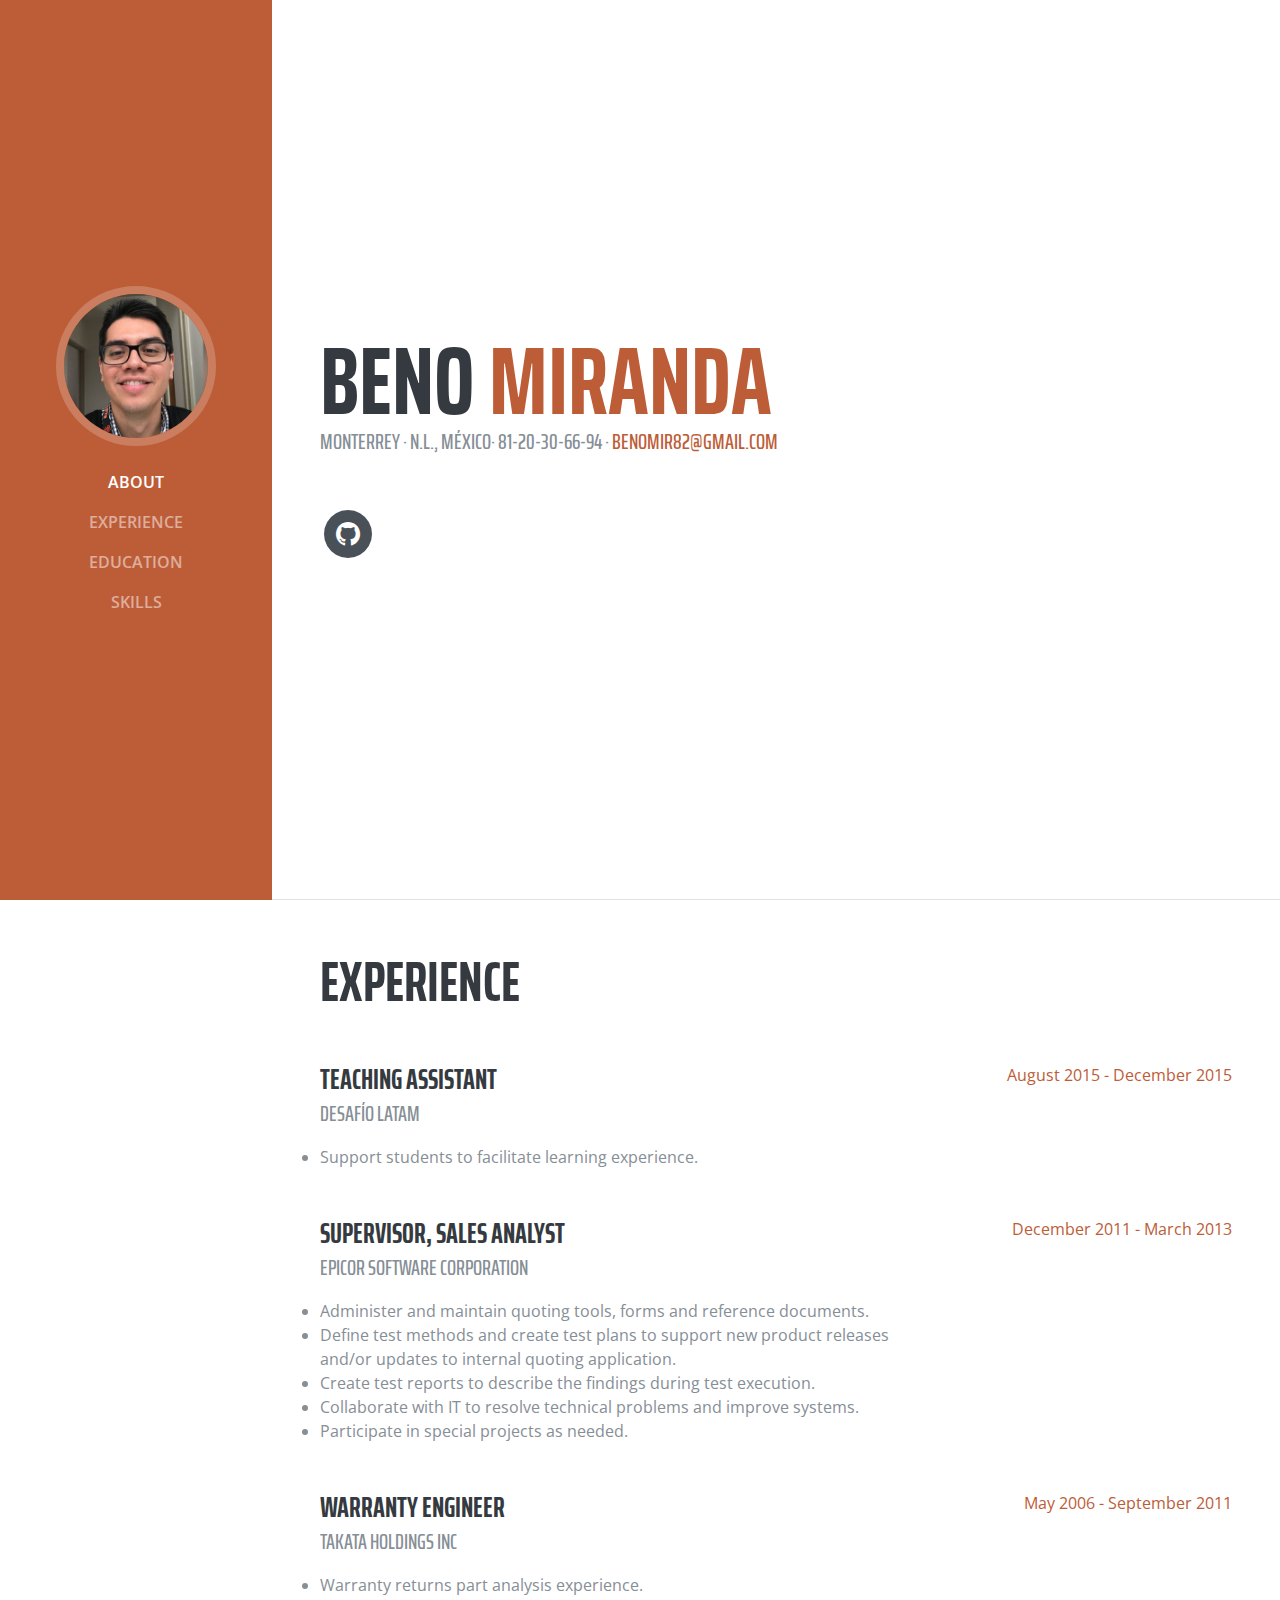
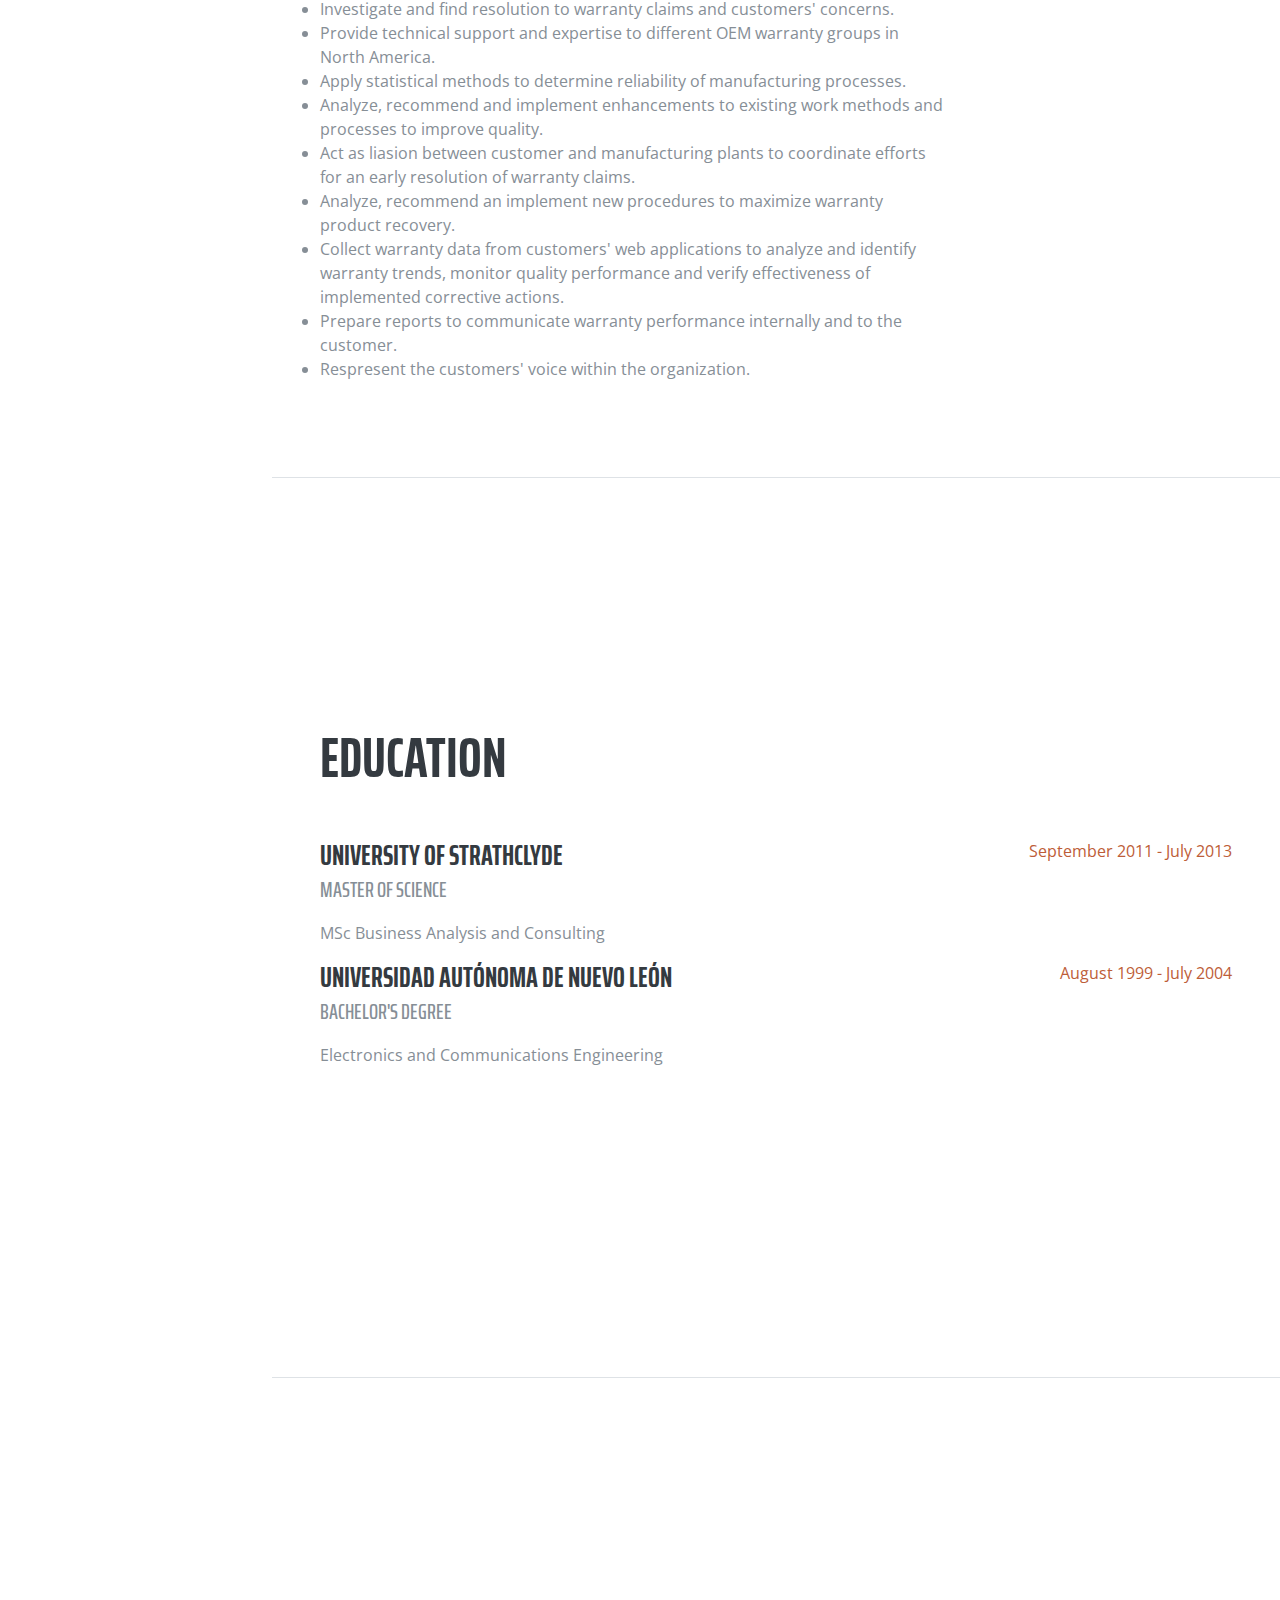
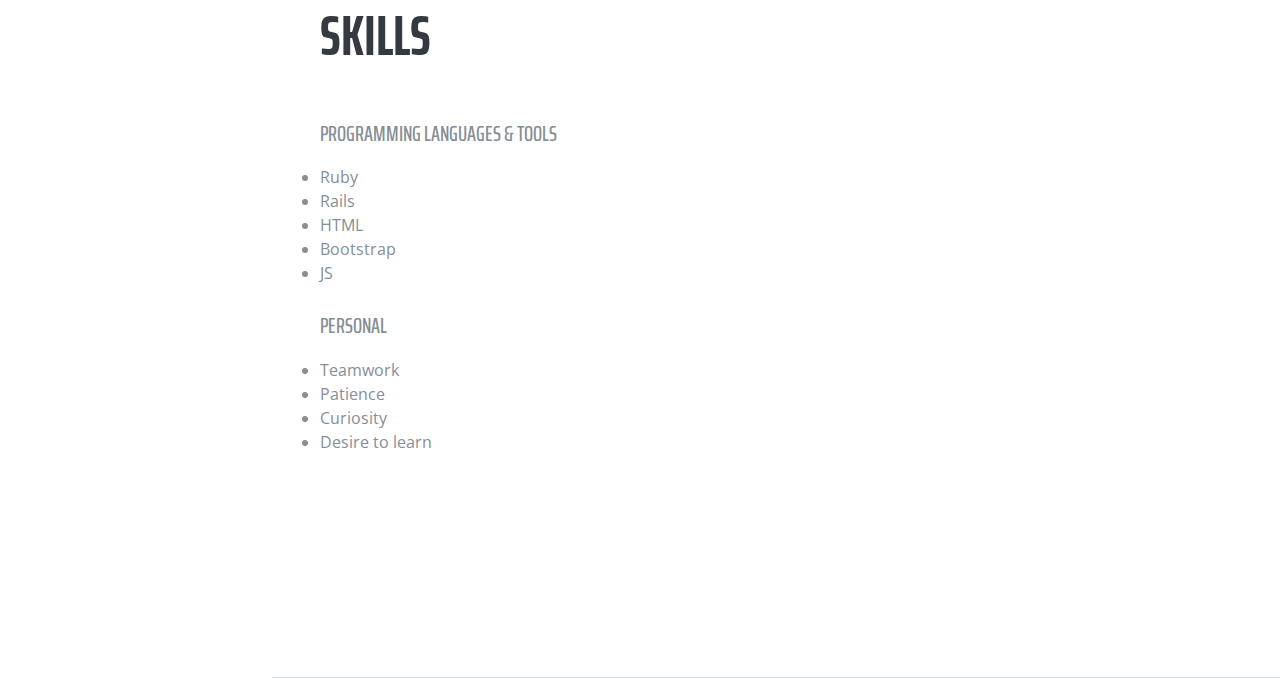
<file: views/index.html>
<!DOCTYPE html>
	<html lang="en">

	  <head>

	    <meta charset="utf-8">
	    <meta name="viewport" content="width=device-width, initial-scale=1, shrink-to-fit=no">
	    <meta name="description" content="">
	    <meta name="author" content="">

	    <title>Resume - Start Bootstrap Theme</title>

	    <!-- Bootstrap core CSS -->
	    <link href="../assets/vendor/bootstrap/css/bootstrap.min.css" rel="stylesheet">

	    <!-- Custom fonts for this template -->
	    <link href="https://fonts.googleapis.com/css?family=Saira+Extra+Condensed:100,200,300,400,500,600,700,800,900" rel="stylesheet">
	    <link href="https://fonts.googleapis.com/css?family=Open+Sans:300,300i,400,400i,600,600i,700,700i,800,800i" rel="stylesheet">
	    <link href="../assets/vendor/font-awesome/css/font-awesome.min.css" rel="stylesheet">
	    <link href="../assets/vendor/devicons/css/devicons.min.css" rel="stylesheet">
	    <link href="../assets/vendor/simple-line-icons/css/simple-line-icons.css" rel="stylesheet">

	    <!-- Custom styles for this template -->
	    <link href="../assets/stylesheets/resume.min.css" rel="stylesheet">

	  </head>

	  <body id="page-top">

	    <nav class="navbar navbar-expand-lg navbar-dark bg-primary fixed-top" id="sideNav">
	      <a class="navbar-brand js-scroll-trigger" href="#page-top">
	        <span class="d-block d-lg-none">Start Bootstrap</span>
	        <span class="d-none d-lg-block">
	          <img class="img-fluid img-profile rounded-circle mx-auto mb-2" src="../assets/images/profile.jpg" alt="">
	        </span>
	      </a>
	      <button class="navbar-toggler" type="button" data-toggle="collapse" data-target="#navbarSupportedContent" aria-controls="navbarSupportedContent" aria-expanded="false" aria-label="Toggle navigation">
	        <span class="navbar-toggler-icon"></span>
	      </button>
	      <div class="collapse navbar-collapse" id="navbarSupportedContent">
	        <ul class="navbar-nav">
	          <li class="nav-item">
	            <a class="nav-link js-scroll-trigger" href="#about">About</a>
	          </li>
	          <li class="nav-item">
	            <a class="nav-link js-scroll-trigger" href="#experience">Experience</a>
	          </li>
	          <li class="nav-item">
	            <a class="nav-link js-scroll-trigger" href="#education">Education</a>
	          </li>
	          <li class="nav-item">
	            <a class="nav-link js-scroll-trigger" href="#skills">Skills</a>
	          </li>
						<!-- TODO: Add Interests section
	          <li class="nav-item">
	            <a class="nav-link js-scroll-trigger" href="#interests">Interests</a>
	          </li>
						-->
	        </ul>
	      </div>
	    </nav>

	    <div class="container-fluid p-0">

	      <section class="resume-section p-3 p-lg-5 d-flex d-column" id="about">
	        <div class="my-auto">
	          <h1 class="mb-0">Beno
	            <span class="text-primary">Miranda</span>
	          </h1>
	          <div class="subheading mb-5">Monterrey · N.L., México· 81-20-30-66-94 ·
	            <a href="mailto:benomir82@gmail.com">benomir82@gmail.com</a>
	          </div>

						<!-- TODO: Add about section
	          <p class="mb-5">I am experienced in leveraging agile frameworks to provide a robust synopsis for high level overviews. Iterative approaches to corporate strategy foster collaborative thinking to further the overall value proposition.</p>
						-->
	          <ul class="list-inline list-social-icons mb-0">
	            <li class="list-inline-item">
	              <a href="https://github.com/benno1323?tab=repositories" target="_blank">
	                <span class="fa-stack fa-lg">
	                  <i class="fa fa-circle fa-stack-2x"></i>
	                  <i class="fa fa-github fa-stack-1x fa-inverse"></i>
	                </span>
	              </a>
	            </li>
	          </ul>
	        </div>
	      </section>

	      <section class="resume-section p-3 p-lg-5 d-flex flex-column" id="experience">
	        <div class="my-auto">
	          <h2 class="mb-5">Experience</h2>

	          <div class="resume-item d-flex flex-column flex-md-row mb-5">
	            <div class="resume-content mr-auto">
	              <h3 class="mb-0">Teaching Assistant</h3>
	              <div class="subheading mb-3">Desafío Latam</div>
								<ul class="list-group">
									<li>
										Support students to facilitate learning experience.
									</li>
								</ul>
	            </div>
	            <div class="resume-date text-md-right">
	              <span class="text-primary">August 2015 - December 2015</span>
	            </div>
	          </div>

	          <div class="resume-item d-flex flex-column flex-md-row mb-5">
	            <div class="resume-content mr-auto">
	              <h3 class="mb-0">Supervisor, Sales Analyst</h3>
	              <div class="subheading mb-3">Epicor Software Corporation</div>
								<ul class="list-group">
									<li>
										Administer and maintain quoting tools, forms and reference documents.
									</li>
									<li>
										Define test methods and create test plans to support new product releases and/or updates to internal quoting application.
									</li>
									<li>
										Create test reports to describe the findings during test execution.
									</li>
									<li>
										Collaborate with IT to resolve technical problems and improve systems.
									</li>
									<li>
										Participate in special projects as needed.
									</li>
								</ul>
	            </div>
	            <div class="resume-date text-md-right">
	              <span class="text-primary">December 2011 - March 2013</span>
	            </div>
	          </div>

	          <div class="resume-item d-flex flex-column flex-md-row mb-5">
	            <div class="resume-content mr-auto">
	              <h3 class="mb-0">Warranty Engineer</h3>
	              <div class="subheading mb-3">Takata Holdings Inc</div>
								<ul class="list-group">
									<li>
										Warranty returns part analysis experience.
									</li>
									<li>
										Investigate and find resolution to warranty claims and customers' concerns.
									</li>
									<li>
										Provide technical support and expertise to different OEM warranty groups in North America.
									</li>
									<li>
										Apply statistical methods to determine reliability of manufacturing processes.
									</li>
									<li>
										Analyze, recommend and implement enhancements to existing work methods and processes to improve quality.
									</li>
									<li>
										Act as liasion between customer and manufacturing plants to coordinate efforts for an early resolution of warranty claims.
									</li>
									<li>
										Analyze, recommend an implement new procedures to maximize warranty product recovery.
									</li>
									<li>
										Collect warranty data from customers' web applications to analyze and identify warranty trends, monitor quality performance and verify effectiveness of implemented corrective actions.
									</li>
									<li>
										Prepare reports to communicate warranty performance internally and to the customer.
									</li>
									<li>
										Respresent the customers' voice within the organization.
									</li>
								</ul>

	            </div>
	            <div class="resume-date text-md-right">
	              <span class="text-primary">May 2006 - September 2011</span>
	            </div>
	          </div>

	        </div>

	      </section>

	      <section class="resume-section p-3 p-lg-5 d-flex flex-column" id="education">
	        <div class="my-auto">
	          <h2 class="mb-5">Education</h2>

						<div class="resume-item d-flex flex-column flex-md-row">
							<div class="resume-content mr-auto">
								<h3 class="mb-0">University of Strathclyde</h3>
								<div class="subheading mb-3">Master of Science</div>
								<div>MSc Business Analysis and Consulting</div
								<p></p>
							</div>
							<div class="resume-date text-md-right">
								<span class="text-primary">September 2011 - July 2013</span>
							</div>
						</div>

	          <div class="resume-item d-flex flex-column flex-md-row mb-5">
	            <div class="resume-content mr-auto">
	              <h3 class="mb-0">Universidad Autónoma de Nuevo León</h3>
	              <div class="subheading mb-3">Bachelor's Degree</div>
	              <div>Electronics and Communications Engineering</div>
	              <p></p>
	            </div>
	            <div class="resume-date text-md-right">
	              <span class="text-primary">August 1999 - July 2004</span>
	            </div>
	          </div>

	        </div>
	      </section>

	      <section class="resume-section p-3 p-lg-5 d-flex flex-column" id="skills">
	        <div class="my-auto">
	          <h2 class="mb-5">Skills</h2>

	          <div class="subheading mb-3">Programming Languages &amp; Tools</div>
	          <ul class="list-group">
							<li>Ruby</li>
							<li>Rails</li>
							<li>HTML</li>
							<li>Bootstrap</li>
							<li>JS</li>
	          </ul>
						<br>

						<div class="subheading mb-3">Personal</div>
	          <ul class="list-group">
							<li>Teamwork</li>
							<li>Patience</li>
							<li>Curiosity</li>
							<li>Desire to learn</li>
	          </ul>
	        </div>
	      </section>

				<!-- TODO: Add Interests section
	      <section class="resume-section p-3 p-lg-5 d-flex flex-column" id="interests">
	        <div class="my-auto">
	          <h2 class="mb-5">Interests</h2>
	          <p>Apart from being a web developer, I enjoy most of my time being outdoors. In the winter, I am an avid skiier and novice ice climber. During the warmer months here in Colorado, I enjoy mountain biking, free climbing, and kayaking.</p>
	          <p class="mb-0">When forced indoors, I follow a number of sci-fi and fantasy genre movies and television shows, I am an aspiring chef, and I spend a large amount of my free time exploring the latest technolgy advancements in the front-end web development world.</p>
	        </div>
	      </section>
				-->
	    </div>

	    <!-- Bootstrap core JavaScript -->
	    <script src="../assets/vendor/jquery/jquery.min.js"></script>
	    <script src="../assets/vendor/bootstrap/js/bootstrap.bundle.min.js"></script>

	    <!-- Plugin JavaScript -->
	    <script src="../assets/vendor/jquery-easing/jquery.easing.min.js"></script>

	    <!-- Custom scripts for this template -->
	    <script src="../assets/javascripts/resume.min.js"></script>

	  </body>

	</html>
</file>
<file: assets/vendor/simple-line-icons/css/simple-line-icons.css>
@font-face {
  font-family: 'simple-line-icons';
  src: url('../fonts/Simple-Line-Icons.eot?v=2.4.0');
  src: url('../fonts/Simple-Line-Icons.eot?v=2.4.0#iefix') format('embedded-opentype'), url('../fonts/Simple-Line-Icons.woff2?v=2.4.0') format('woff2'), url('../fonts/Simple-Line-Icons.ttf?v=2.4.0') format('truetype'), url('../fonts/Simple-Line-Icons.woff?v=2.4.0') format('woff'), url('../fonts/Simple-Line-Icons.svg?v=2.4.0#simple-line-icons') format('svg');
  font-weight: normal;
  font-style: normal;
}
/*
 Use the following CSS code if you want to have a class per icon.
 Instead of a list of all class selectors, you can use the generic [class*="icon-"] selector, but it's slower:
*/
.icon-user,
.icon-people,
.icon-user-female,
.icon-user-follow,
.icon-user-following,
.icon-user-unfollow,
.icon-login,
.icon-logout,
.icon-emotsmile,
.icon-phone,
.icon-call-end,
.icon-call-in,
.icon-call-out,
.icon-map,
.icon-location-pin,
.icon-direction,
.icon-directions,
.icon-compass,
.icon-layers,
.icon-menu,
.icon-list,
.icon-options-vertical,
.icon-options,
.icon-arrow-down,
.icon-arrow-left,
.icon-arrow-right,
.icon-arrow-up,
.icon-arrow-up-circle,
.icon-arrow-left-circle,
.icon-arrow-right-circle,
.icon-arrow-down-circle,
.icon-check,
.icon-clock,
.icon-plus,
.icon-minus,
.icon-close,
.icon-event,
.icon-exclamation,
.icon-organization,
.icon-trophy,
.icon-screen-smartphone,
.icon-screen-desktop,
.icon-plane,
.icon-notebook,
.icon-mustache,
.icon-mouse,
.icon-magnet,
.icon-energy,
.icon-disc,
.icon-cursor,
.icon-cursor-move,
.icon-crop,
.icon-chemistry,
.icon-speedometer,
.icon-shield,
.icon-screen-tablet,
.icon-magic-wand,
.icon-hourglass,
.icon-graduation,
.icon-ghost,
.icon-game-controller,
.icon-fire,
.icon-eyeglass,
.icon-envelope-open,
.icon-envelope-letter,
.icon-bell,
.icon-badge,
.icon-anchor,
.icon-wallet,
.icon-vector,
.icon-speech,
.icon-puzzle,
.icon-printer,
.icon-present,
.icon-playlist,
.icon-pin,
.icon-picture,
.icon-handbag,
.icon-globe-alt,
.icon-globe,
.icon-folder-alt,
.icon-folder,
.icon-film,
.icon-feed,
.icon-drop,
.icon-drawer,
.icon-docs,
.icon-doc,
.icon-diamond,
.icon-cup,
.icon-calculator,
.icon-bubbles,
.icon-briefcase,
.icon-book-open,
.icon-basket-loaded,
.icon-basket,
.icon-bag,
.icon-action-undo,
.icon-action-redo,
.icon-wrench,
.icon-umbrella,
.icon-trash,
.icon-tag,
.icon-support,
.icon-frame,
.icon-size-fullscreen,
.icon-size-actual,
.icon-shuffle,
.icon-share-alt,
.icon-share,
.icon-rocket,
.icon-question,
.icon-pie-chart,
.icon-pencil,
.icon-note,
.icon-loop,
.icon-home,
.icon-grid,
.icon-graph,
.icon-microphone,
.icon-music-tone-alt,
.icon-music-tone,
.icon-earphones-alt,
.icon-earphones,
.icon-equalizer,
.icon-like,
.icon-dislike,
.icon-control-start,
.icon-control-rewind,
.icon-control-play,
.icon-control-pause,
.icon-control-forward,
.icon-control-end,
.icon-volume-1,
.icon-volume-2,
.icon-volume-off,
.icon-calendar,
.icon-bulb,
.icon-chart,
.icon-ban,
.icon-bubble,
.icon-camrecorder,
.icon-camera,
.icon-cloud-download,
.icon-cloud-upload,
.icon-envelope,
.icon-eye,
.icon-flag,
.icon-heart,
.icon-info,
.icon-key,
.icon-link,
.icon-lock,
.icon-lock-open,
.icon-magnifier,
.icon-magnifier-add,
.icon-magnifier-remove,
.icon-paper-clip,
.icon-paper-plane,
.icon-power,
.icon-refresh,
.icon-reload,
.icon-settings,
.icon-star,
.icon-symbol-female,
.icon-symbol-male,
.icon-target,
.icon-credit-card,
.icon-paypal,
.icon-social-tumblr,
.icon-social-twitter,
.icon-social-facebook,
.icon-social-instagram,
.icon-social-linkedin,
.icon-social-pinterest,
.icon-social-github,
.icon-social-google,
.icon-social-reddit,
.icon-social-skype,
.icon-social-dribbble,
.icon-social-behance,
.icon-social-foursqare,
.icon-social-soundcloud,
.icon-social-spotify,
.icon-social-stumbleupon,
.icon-social-youtube,
.icon-social-dropbox,
.icon-social-vkontakte,
.icon-social-steam {
  font-family: 'simple-line-icons';
  speak: none;
  font-style: normal;
  font-weight: normal;
  font-variant: normal;
  text-transform: none;
  line-height: 1;
  /* Better Font Rendering =========== */
  -webkit-font-smoothing: antialiased;
  -moz-osx-font-smoothing: grayscale;
}
.icon-user:before {
  content: "\e005";
}
.icon-people:before {
  content: "\e001";
}
.icon-user-female:before {
  content: "\e000";
}
.icon-user-follow:before {
  content: "\e002";
}
.icon-user-following:before {
  content: "\e003";
}
.icon-user-unfollow:before {
  content: "\e004";
}
.icon-login:before {
  content: "\e066";
}
.icon-logout:before {
  content: "\e065";
}
.icon-emotsmile:before {
  content: "\e021";
}
.icon-phone:before {
  content: "\e600";
}
.icon-call-end:before {
  content: "\e048";
}
.icon-call-in:before {
  content: "\e047";
}
.icon-call-out:before {
  content: "\e046";
}
.icon-map:before {
  content: "\e033";
}
.icon-location-pin:before {
  content: "\e096";
}
.icon-direction:before {
  content: "\e042";
}
.icon-directions:before {
  content: "\e041";
}
.icon-compass:before {
  content: "\e045";
}
.icon-layers:before {
  content: "\e034";
}
.icon-menu:before {
  content: "\e601";
}
.icon-list:before {
  content: "\e067";
}
.icon-options-vertical:before {
  content: "\e602";
}
.icon-options:before {
  content: "\e603";
}
.icon-arrow-down:before {
  content: "\e604";
}
.icon-arrow-left:before {
  content: "\e605";
}
.icon-arrow-right:before {
  content: "\e606";
}
.icon-arrow-up:before {
  content: "\e607";
}
.icon-arrow-up-circle:before {
  content: "\e078";
}
.icon-arrow-left-circle:before {
  content: "\e07a";
}
.icon-arrow-right-circle:before {
  content: "\e079";
}
.icon-arrow-down-circle:before {
  content: "\e07b";
}
.icon-check:before {
  content: "\e080";
}
.icon-clock:before {
  content: "\e081";
}
.icon-plus:before {
  content: "\e095";
}
.icon-minus:before {
  content: "\e615";
}
.icon-close:before {
  content: "\e082";
}
.icon-event:before {
  content: "\e619";
}
.icon-exclamation:before {
  content: "\e617";
}
.icon-organization:before {
  content: "\e616";
}
.icon-trophy:before {
  content: "\e006";
}
.icon-screen-smartphone:before {
  content: "\e010";
}
.icon-screen-desktop:before {
  content: "\e011";
}
.icon-plane:before {
  content: "\e012";
}
.icon-notebook:before {
  content: "\e013";
}
.icon-mustache:before {
  content: "\e014";
}
.icon-mouse:before {
  content: "\e015";
}
.icon-magnet:before {
  content: "\e016";
}
.icon-energy:before {
  content: "\e020";
}
.icon-disc:before {
  content: "\e022";
}
.icon-cursor:before {
  content: "\e06e";
}
.icon-cursor-move:before {
  content: "\e023";
}
.icon-crop:before {
  content: "\e024";
}
.icon-chemistry:before {
  content: "\e026";
}
.icon-speedometer:before {
  content: "\e007";
}
.icon-shield:before {
  content: "\e00e";
}
.icon-screen-tablet:before {
  content: "\e00f";
}
.icon-magic-wand:before {
  content: "\e017";
}
.icon-hourglass:before {
  content: "\e018";
}
.icon-graduation:before {
  content: "\e019";
}
.icon-ghost:before {
  content: "\e01a";
}
.icon-game-controller:before {
  content: "\e01b";
}
.icon-fire:before {
  content: "\e01c";
}
.icon-eyeglass:before {
  content: "\e01d";
}
.icon-envelope-open:before {
  content: "\e01e";
}
.icon-envelope-letter:before {
  content: "\e01f";
}
.icon-bell:before {
  content: "\e027";
}
.icon-badge:before {
  content: "\e028";
}
.icon-anchor:before {
  content: "\e029";
}
.icon-wallet:before {
  content: "\e02a";
}
.icon-vector:before {
  content: "\e02b";
}
.icon-speech:before {
  content: "\e02c";
}
.icon-puzzle:before {
  content: "\e02d";
}
.icon-printer:before {
  content: "\e02e";
}
.icon-present:before {
  content: "\e02f";
}
.icon-playlist:before {
  content: "\e030";
}
.icon-pin:before {
  content: "\e031";
}
.icon-picture:before {
  content: "\e032";
}
.icon-handbag:before {
  content: "\e035";
}
.icon-globe-alt:before {
  content: "\e036";
}
.icon-globe:before {
  content: "\e037";
}
.icon-folder-alt:before {
  content: "\e039";
}
.icon-folder:before {
  content: "\e089";
}
.icon-film:before {
  content: "\e03a";
}
.icon-feed:before {
  content: "\e03b";
}
.icon-drop:before {
  content: "\e03e";
}
.icon-drawer:before {
  content: "\e03f";
}
.icon-docs:before {
  content: "\e040";
}
.icon-doc:before {
  content: "\e085";
}
.icon-diamond:before {
  content: "\e043";
}
.icon-cup:before {
  content: "\e044";
}
.icon-calculator:before {
  content: "\e049";
}
.icon-bubbles:before {
  content: "\e04a";
}
.icon-briefcase:before {
  content: "\e04b";
}
.icon-book-open:before {
  content: "\e04c";
}
.icon-basket-loaded:before {
  content: "\e04d";
}
.icon-basket:before {
  content: "\e04e";
}
.icon-bag:before {
  content: "\e04f";
}
.icon-action-undo:before {
  content: "\e050";
}
.icon-action-redo:before {
  content: "\e051";
}
.icon-wrench:before {
  content: "\e052";
}
.icon-umbrella:before {
  content: "\e053";
}
.icon-trash:before {
  content: "\e054";
}
.icon-tag:before {
  content: "\e055";
}
.icon-support:before {
  content: "\e056";
}
.icon-frame:before {
  content: "\e038";
}
.icon-size-fullscreen:before {
  content: "\e057";
}
.icon-size-actual:before {
  content: "\e058";
}
.icon-shuffle:before {
  content: "\e059";
}
.icon-share-alt:before {
  content: "\e05a";
}
.icon-share:before {
  content: "\e05b";
}
.icon-rocket:before {
  content: "\e05c";
}
.icon-question:before {
  content: "\e05d";
}
.icon-pie-chart:before {
  content: "\e05e";
}
.icon-pencil:before {
  content: "\e05f";
}
.icon-note:before {
  content: "\e060";
}
.icon-loop:before {
  content: "\e064";
}
.icon-home:before {
  content: "\e069";
}
.icon-grid:before {
  content: "\e06a";
}
.icon-graph:before {
  content: "\e06b";
}
.icon-microphone:before {
  content: "\e063";
}
.icon-music-tone-alt:before {
  content: "\e061";
}
.icon-music-tone:before {
  content: "\e062";
}
.icon-earphones-alt:before {
  content: "\e03c";
}
.icon-earphones:before {
  content: "\e03d";
}
.icon-equalizer:before {
  content: "\e06c";
}
.icon-like:before {
  content: "\e068";
}
.icon-dislike:before {
  content: "\e06d";
}
.icon-control-start:before {
  content: "\e06f";
}
.icon-control-rewind:before {
  content: "\e070";
}
.icon-control-play:before {
  content: "\e071";
}
.icon-control-pause:before {
  content: "\e072";
}
.icon-control-forward:before {
  content: "\e073";
}
.icon-control-end:before {
  content: "\e074";
}
.icon-volume-1:before {
  content: "\e09f";
}
.icon-volume-2:before {
  content: "\e0a0";
}
.icon-volume-off:before {
  content: "\e0a1";
}
.icon-calendar:before {
  content: "\e075";
}
.icon-bulb:before {
  content: "\e076";
}
.icon-chart:before {
  content: "\e077";
}
.icon-ban:before {
  content: "\e07c";
}
.icon-bubble:before {
  content: "\e07d";
}
.icon-camrecorder:before {
  content: "\e07e";
}
.icon-camera:before {
  content: "\e07f";
}
.icon-cloud-download:before {
  content: "\e083";
}
.icon-cloud-upload:before {
  content: "\e084";
}
.icon-envelope:before {
  content: "\e086";
}
.icon-eye:before {
  content: "\e087";
}
.icon-flag:before {
  content: "\e088";
}
.icon-heart:before {
  content: "\e08a";
}
.icon-info:before {
  content: "\e08b";
}
.icon-key:before {
  content: "\e08c";
}
.icon-link:before {
  content: "\e08d";
}
.icon-lock:before {
  content: "\e08e";
}
.icon-lock-open:before {
  content: "\e08f";
}
.icon-magnifier:before {
  content: "\e090";
}
.icon-magnifier-add:before {
  content: "\e091";
}
.icon-magnifier-remove:before {
  content: "\e092";
}
.icon-paper-clip:before {
  content: "\e093";
}
.icon-paper-plane:before {
  content: "\e094";
}
.icon-power:before {
  content: "\e097";
}
.icon-refresh:before {
  content: "\e098";
}
.icon-reload:before {
  content: "\e099";
}
.icon-settings:before {
  content: "\e09a";
}
.icon-star:before {
  content: "\e09b";
}
.icon-symbol-female:before {
  content: "\e09c";
}
.icon-symbol-male:before {
  content: "\e09d";
}
.icon-target:before {
  content: "\e09e";
}
.icon-credit-card:before {
  content: "\e025";
}
.icon-paypal:before {
  content: "\e608";
}
.icon-social-tumblr:before {
  content: "\e00a";
}
.icon-social-twitter:before {
  content: "\e009";
}
.icon-social-facebook:before {
  content: "\e00b";
}
.icon-social-instagram:before {
  content: "\e609";
}
.icon-social-linkedin:before {
  content: "\e60a";
}
.icon-social-pinterest:before {
  content: "\e60b";
}
.icon-social-github:before {
  content: "\e60c";
}
.icon-social-google:before {
  content: "\e60d";
}
.icon-social-reddit:before {
  content: "\e60e";
}
.icon-social-skype:before {
  content: "\e60f";
}
.icon-social-dribbble:before {
  content: "\e00d";
}
.icon-social-behance:before {
  content: "\e610";
}
.icon-social-foursqare:before {
  content: "\e611";
}
.icon-social-soundcloud:before {
  content: "\e612";
}
.icon-social-spotify:before {
  content: "\e613";
}
.icon-social-stumbleupon:before {
  content: "\e614";
}
.icon-social-youtube:before {
  content: "\e008";
}
.icon-social-dropbox:before {
  content: "\e00c";
}
.icon-social-vkontakte:before {
  content: "\e618";
}
.icon-social-steam:before {
  content: "\e620";
}
</file>
<file: assets/vendor/devicons/css/devicons.min.css>
/*!
 *  Devicons 1.8.0 made by Theodore Vorillas / http://vorillaz.com 
 */
@font-face{font-family:devicons;src:url(../fonts/devicons.eot?xqxft6);src:url(../fonts/devicons.eot?#iefixxqxft6) format("embedded-opentype"),url(../fonts/devicons.woff?xqxft6) format("woff"),url(../fonts/devicons.ttf?xqxft6) format("truetype"),url(../fonts/devicons.svg?xqxft6#devicons) format("svg");font-weight:400;font-style:normal}.devicons{font-family:devicons;speak:none;font-style:normal;font-weight:400;font-variant:normal;text-transform:none;line-height:1;-webkit-font-smoothing:antialiased;-moz-osx-font-smoothing:grayscale}.devicons-git:before{content:"\e602"}.devicons-git_compare:before{content:"\e628"}.devicons-git_branch:before{content:"\e625"}.devicons-git_commit:before{content:"\e629"}.devicons-git_pull_request:before{content:"\e626"}.devicons-git_merge:before{content:"\e627"}.devicons-bitbucket:before{content:"\e603"}.devicons-github_alt:before{content:"\e608"}.devicons-github_badge:before{content:"\e609"}.devicons-github:before{content:"\e60a"}.devicons-github_full:before{content:"\e617"}.devicons-java:before{content:"\e638"}.devicons-ruby:before{content:"\e639"}.devicons-scala:before{content:"\e637"}.devicons-python:before{content:"\e63c"}.devicons-go:before{content:"\e624"}.devicons-ruby_on_rails:before{content:"\e63b"}.devicons-django:before{content:"\e61d"}.devicons-markdown:before{content:"\e63e"}.devicons-php:before{content:"\e63d"}.devicons-mysql:before{content:"\e604"}.devicons-streamline:before{content:"\e605"}.devicons-database:before{content:"\e606"}.devicons-laravel:before{content:"\e63f"}.devicons-javascript:before{content:"\e64e"}.devicons-angular:before{content:"\e653"}.devicons-backbone:before{content:"\e652"}.devicons-coffeescript:before{content:"\e651"}.devicons-jquery:before{content:"\e650"}.devicons-modernizr:before{content:"\e620"}.devicons-jquery_ui:before{content:"\e654"}.devicons-ember:before{content:"\e61b"}.devicons-dojo:before{content:"\e61c"}.devicons-nodejs:before{content:"\e619"}.devicons-nodejs_small:before{content:"\e618"}.devicons-javascript_shield:before{content:"\e64f"}.devicons-bootstrap:before{content:"\e647"}.devicons-sass:before{content:"\e64b"}.devicons-css3_full:before{content:"\e64a"}.devicons-css3:before{content:"\e649"}.devicons-html5:before{content:"\e636"}.devicons-html5_multimedia:before{content:"\e632"}.devicons-html5_device_access:before{content:"\e633"}.devicons-html5_3d_effects:before{content:"\e635"}.devicons-html5_connectivity:before{content:"\e634"}.devicons-ghost_small:before{content:"\e614"}.devicons-ghost:before{content:"\e61f"}.devicons-magento:before{content:"\e640"}.devicons-joomla:before{content:"\e641"}.devicons-jekyll_small:before{content:"\e60d"}.devicons-drupal:before{content:"\e642"}.devicons-wordpress:before{content:"\e60b"}.devicons-grunt:before{content:"\e64c"}.devicons-bower:before{content:"\e64d"}.devicons-npm:before{content:"\e61e"}.devicons-yahoo_small:before{content:"\e62b"}.devicons-yahoo:before{content:"\e615"}.devicons-bing_small:before{content:"\e600"}.devicons-windows:before{content:"\e60f"}.devicons-linux:before{content:"\e612"}.devicons-ubuntu:before{content:"\e63a"}.devicons-android:before{content:"\e60e"}.devicons-apple:before{content:"\e611"}.devicons-appstore:before{content:"\e613"}.devicons-phonegap:before{content:"\e630"}.devicons-blackberry:before{content:"\e623"}.devicons-stackoverflow:before{content:"\e610"}.devicons-techcrunch:before{content:"\e62c"}.devicons-codrops:before{content:"\e62f"}.devicons-css_tricks:before{content:"\e601"}.devicons-smashing_magazine:before{content:"\e62d"}.devicons-netmagazine:before{content:"\e62e"}.devicons-codepen:before{content:"\e616"}.devicons-cssdeck:before{content:"\e62a"}.devicons-hackernews:before{content:"\e61a"}.devicons-dropbox:before{content:"\e607"}.devicons-google_drive:before{content:"\e631"}.devicons-visualstudio:before{content:"\e60c"}.devicons-unity_small:before{content:"\e621"}.devicons-raspberry_pi:before{content:"\e622"}.devicons-chrome:before{content:"\e643"}.devicons-ie:before{content:"\e644"}.devicons-firefox:before{content:"\e645"}.devicons-opera:before{content:"\e646"}.devicons-safari:before{content:"\e648"}.devicons-swift:before{content:"\e655"}.devicons-symfony:before{content:"\e656"}.devicons-symfony_badge:before{content:"\e657"}.devicons-less:before{content:"\e658"}.devicons-stylus:before{content:"\e659"}.devicons-trello:before{content:"\e65a"}.devicons-atlassian:before{content:"\e65b"}.devicons-jira:before{content:"\e65c"}.devicons-envato:before{content:"\e65d"}.devicons-snap_svg:before{content:"\e65e"}.devicons-raphael:before{content:"\e65f"}.devicons-google_analytics:before{content:"\e660"}.devicons-compass:before{content:"\e661"}.devicons-onedrive:before{content:"\e662"}.devicons-gulp:before{content:"\e663"}.devicons-atom:before{content:"\e664"}.devicons-cisco:before{content:"\e665"}.devicons-nancy:before{content:"\e666"}.devicons-clojure:before{content:"\e668"}.devicons-clojure_alt:before{content:"\e66a"}.devicons-perl:before{content:"\e669"}.devicons-celluloid:before{content:"\e66b"}.devicons-w3c:before{content:"\e66c"}.devicons-redis:before{content:"\e66d"}.devicons-postgresql:before{content:"\e66e"}.devicons-webplatform:before{content:"\e66f"}.devicons-jenkins:before{content:"\e667"}.devicons-requirejs:before{content:"\e670"}.devicons-opensource:before{content:"\e671"}.devicons-typo3:before{content:"\e672"}.devicons-uikit:before{content:"\e673"}.devicons-doctrine:before{content:"\e674"}.devicons-groovy:before{content:"\e675"}.devicons-nginx:before{content:"\e676"}.devicons-haskell:before{content:"\e677"}.devicons-zend:before{content:"\e678"}.devicons-gnu:before{content:"\e679"}.devicons-yeoman:before{content:"\e67a"}.devicons-heroku:before{content:"\e67b"}.devicons-debian:before{content:"\e67d"}.devicons-travis:before{content:"\e67e"}.devicons-dotnet:before{content:"\e67f"}.devicons-codeigniter:before{content:"\e680"}.devicons-javascript_badge:before{content:"\e681"}.devicons-yii:before{content:"\e682"}.devicons-msql_server:before{content:"\e67c"}.devicons-composer:before{content:"\e683"}.devicons-krakenjs_badge:before{content:"\e684"}.devicons-krakenjs:before{content:"\e685"}.devicons-mozilla:before{content:"\e686"}.devicons-firebase:before{content:"\e687"}.devicons-sizzlejs:before{content:"\e688"}.devicons-creativecommons:before{content:"\e689"}.devicons-creativecommons_badge:before{content:"\e68a"}.devicons-mitlicence:before{content:"\e68b"}.devicons-senchatouch:before{content:"\e68c"}.devicons-bugsense:before{content:"\e68d"}.devicons-extjs:before{content:"\e68e"}.devicons-mootools_badge:before{content:"\e68f"}.devicons-mootools:before{content:"\e690"}.devicons-ruby_rough:before{content:"\e691"}.devicons-komodo:before{content:"\e692"}.devicons-coda:before{content:"\e693"}.devicons-bintray:before{content:"\e694"}.devicons-terminal:before{content:"\e695"}.devicons-code:before{content:"\e696"}.devicons-responsive:before{content:"\e697"}.devicons-dart:before{content:"\e698"}.devicons-aptana:before{content:"\e699"}.devicons-mailchimp:before{content:"\e69a"}.devicons-netbeans:before{content:"\e69b"}.devicons-dreamweaver:before{content:"\e69c"}.devicons-brackets:before{content:"\e69d"}.devicons-eclipse:before{content:"\e69e"}.devicons-cloud9:before{content:"\e69f"}.devicons-scrum:before{content:"\e6a0"}.devicons-prolog:before{content:"\e6a1"}.devicons-terminal_badge:before{content:"\e6a2"}.devicons-code_badge:before{content:"\e6a3"}.devicons-mongodb:before{content:"\e6a4"}.devicons-meteor:before{content:"\e6a5"}.devicons-meteorfull:before{content:"\e6a6"}.devicons-fsharp:before{content:"\e6a7"}.devicons-rust:before{content:"\e6a8"}.devicons-ionic:before{content:"\e6a9"}.devicons-sublime:before{content:"\e6aa"}.devicons-appcelerator:before{content:"\e6ab"}.devicons-asterisk:before{content:"\e6ac"}.devicons-aws:before{content:"\e6ad"}.devicons-digital-ocean:before{content:"\e6ae"}.devicons-dlang:before{content:"\e6af"}.devicons-docker:before{content:"\e6b0"}.devicons-erlang:before{content:"\e6b1"}.devicons-google-cloud-platform:before{content:"\e6b2"}.devicons-grails:before{content:"\e6b3"}.devicons-illustrator:before{content:"\e6b4"}.devicons-intellij:before{content:"\e6b5"}.devicons-materializecss:before{content:"\e6b6"}.devicons-openshift:before{content:"\e6b7"}.devicons-photoshop:before{content:"\e6b8"}.devicons-rackspace:before{content:"\e6b9"}.devicons-react:before{content:"\e6ba"}.devicons-redhat:before{content:"\e6bb"}.devicons-scriptcs:before{content:"\e6bc"}.devicons-sqllite:before{content:"\e6c4"}.devicons-vim:before{content:"\e6c5"}
</file>
<file: assets/stylesheets/resume.min.css>
body{font-family:'Open Sans',serif;padding-top:54px;color:#868e96}@media (min-width:992px){body{padding-top:0;padding-left:17rem}}h1,h2,h3,h4,h5,h6{font-family:'Saira Extra Condensed',serif;font-weight:700;text-transform:uppercase;color:#343a40}h1{font-size:6rem;line-height:5.5rem}h2{font-size:3.5rem}.subheading{text-transform:uppercase;font-weight:500;font-family:'Saira Extra Condensed',serif;font-size:1.35rem}.list-social-icons a{color:#495057}.list-social-icons a:hover{color:#bd5d38}.list-social-icons a .fa-lg{font-size:1.75rem}.list-icons{font-size:3rem}.list-icons .list-inline-item i:hover{color:#bd5d38}#sideNav .navbar-nav .nav-item .nav-link{font-weight:600;text-transform:uppercase}@media (min-width:992px){#sideNav{text-align:center;position:fixed;top:0;left:0;display:flex;flex-direction:column;width:17rem;height:100vh}#sideNav .navbar-brand{display:flex;margin:auto auto 0;padding:.5rem}#sideNav .navbar-brand .img-profile{max-width:10rem;max-height:10rem;border:.5rem solid rgba(255,255,255,.2)}#sideNav .navbar-collapse{display:flex;align-items:flex-start;flex-grow:0;width:100%;margin-bottom:auto}#sideNav .navbar-collapse .navbar-nav{flex-direction:column;width:100%}#sideNav .navbar-collapse .navbar-nav .nav-item{display:block}#sideNav .navbar-collapse .navbar-nav .nav-item .nav-link{display:block}}section.resume-section{border-bottom:1px solid #dee2e6;padding-top:5rem!important;padding-bottom:5rem!important}section.resume-section .resume-item .resume-date{min-width:none}@media (min-width:768px){section.resume-section{min-height:100vh}section.resume-section .resume-item .resume-date{min-width:18rem}}@media (min-width:992px){section.resume-section{padding-top:3rem!important;padding-bottom:3rem!important}}.bg-primary{background-color:#bd5d38!important}.text-primary{color:#bd5d38!important}a{color:#bd5d38}a:active,a:focus,a:hover{color:#824027}
</file>
